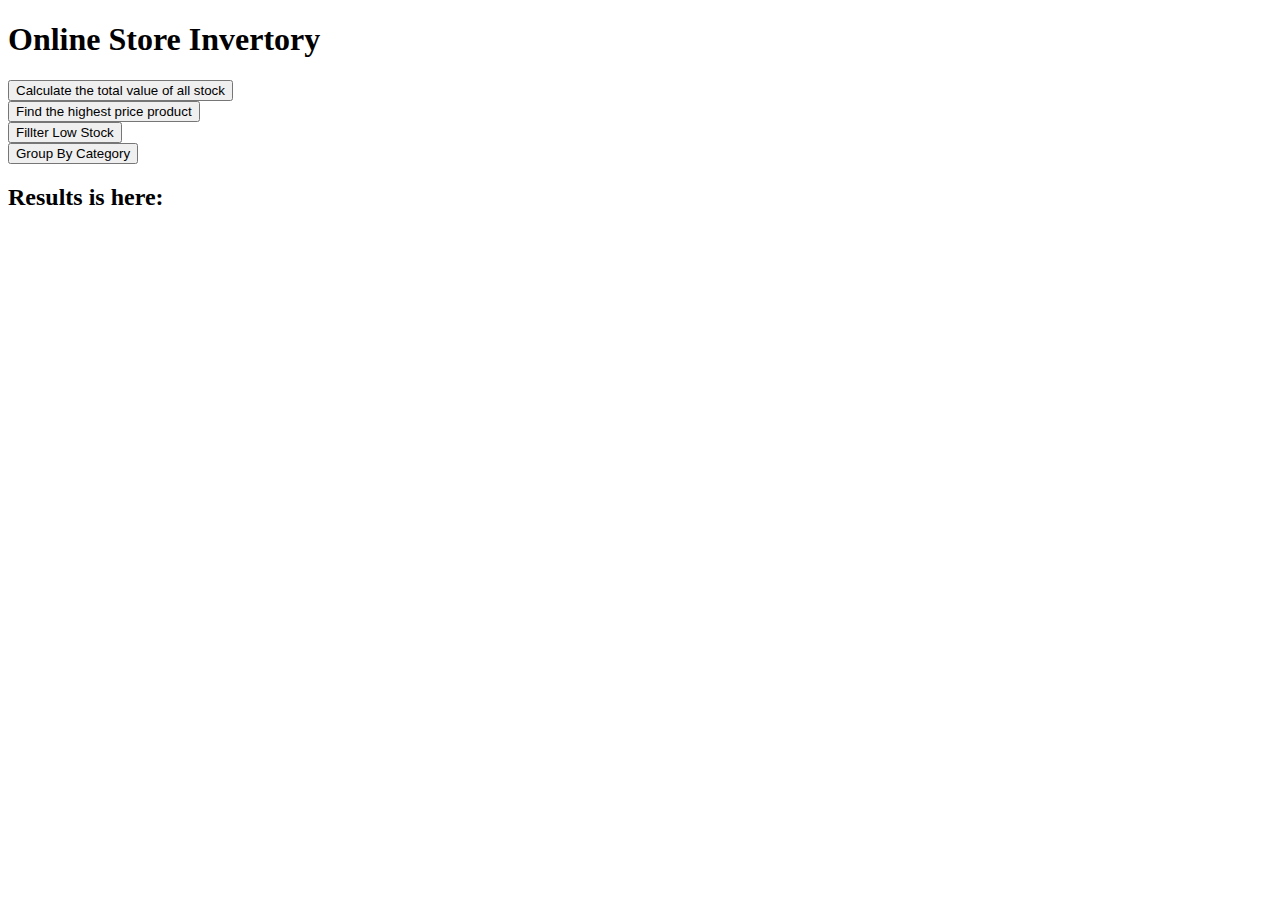
<file: index.html>
<!DOCTYPE html>
<html lang="en">
<head>
    <meta charset="UTF-8">
    <meta name="viewport" content="width=device-width, initial-scale=1.0">
    <title>Online Store Inventory</title>
</head>
<body>
    <script src="script.js"></script>

    <h1>Online Store Invertory</h1>

    <button onclick="showTotalValue()">Calculate the total value of all stock</button><br>
    <button onClick="showHighestProduct()">Find the highest price product</button><br>
    <button onClick="showLowStock()">Fillter Low Stock</button><br>
    <button onClick="showgrouped()">Group By Category</button><br>

    <h2>Results is here:</h2>
    <pre id="output"></pre>
</body>
</html>
</file>
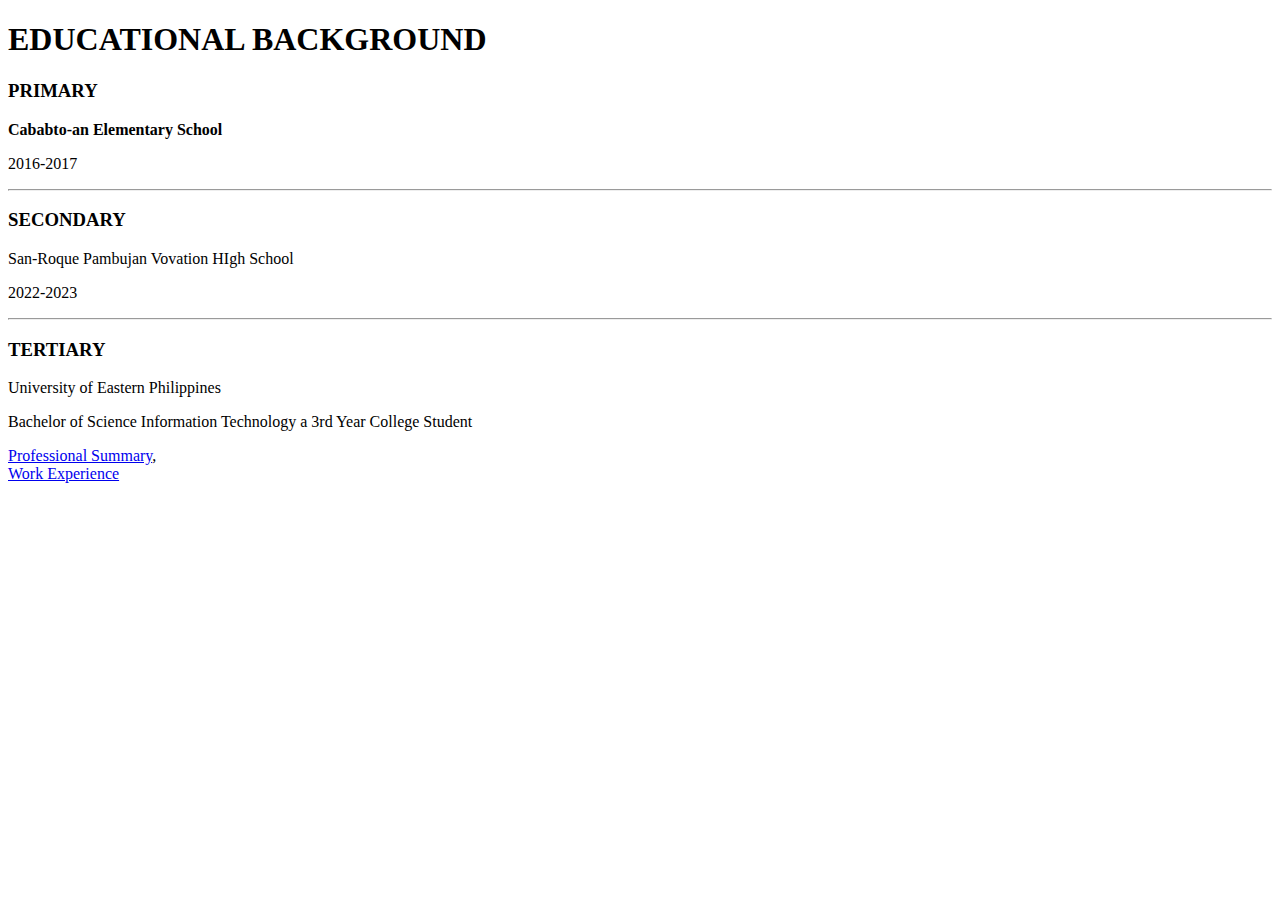
<file: educational.html>
<!DOCTYPE html>
<html lang="en">
    <head>
        <meta charset="UTF-8">
        <title>Professional Summary</title>
    </head>
    <body>
        <h1>EDUCATIONAL BACKGROUND</h1>
        <h3>PRIMARY</h3>
        <p><b>Cababto-an Elementary School</b></p>
        <p>2016-2017</p><hr>
        <h3>SECONDARY</h3>
        <p>San-Roque Pambujan Vovation HIgh School</p>
        <p>2022-2023</p><hr>
        <h3>TERTIARY</h3>
        <p>University of Eastern Philippines</p>
        <p>Bachelor of Science Information Technology a 3rd Year College Student</p>

        <nav>
            <a href="professional.html">Professional Summary</a>,<br>
            <a href="experience.html">Work Experience</a>
        </nav>
    </body>
</html>
</file>
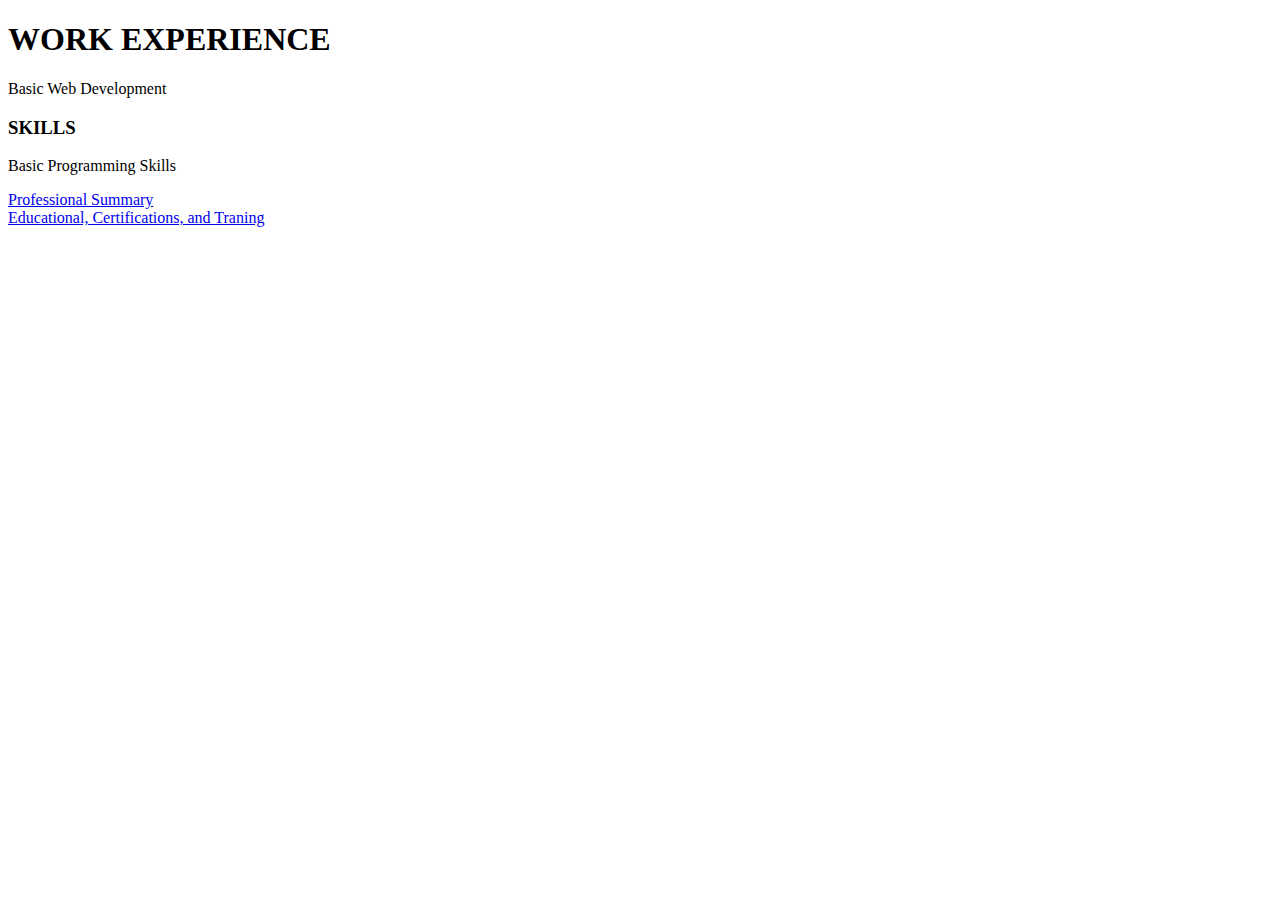
<file: experience.html>
<!DOCTYPE html>
<html lang="en">
    <head>
        <meta charset="UTF-8">
        <title>Professional Summary</title>
    </head>
    <body>
        <h1>WORK EXPERIENCE</h1>
        <p>Basic Web Development</p>
        <h3>SKILLS</h3>
        <p>Basic Programming Skills</p>
        <nav>
            <a href="professional.html">Professional Summary</a><br>
            <a href="educational.html">Educational, Certifications, and Traning</a>
        </nav>
    </body>
</html>
</file>
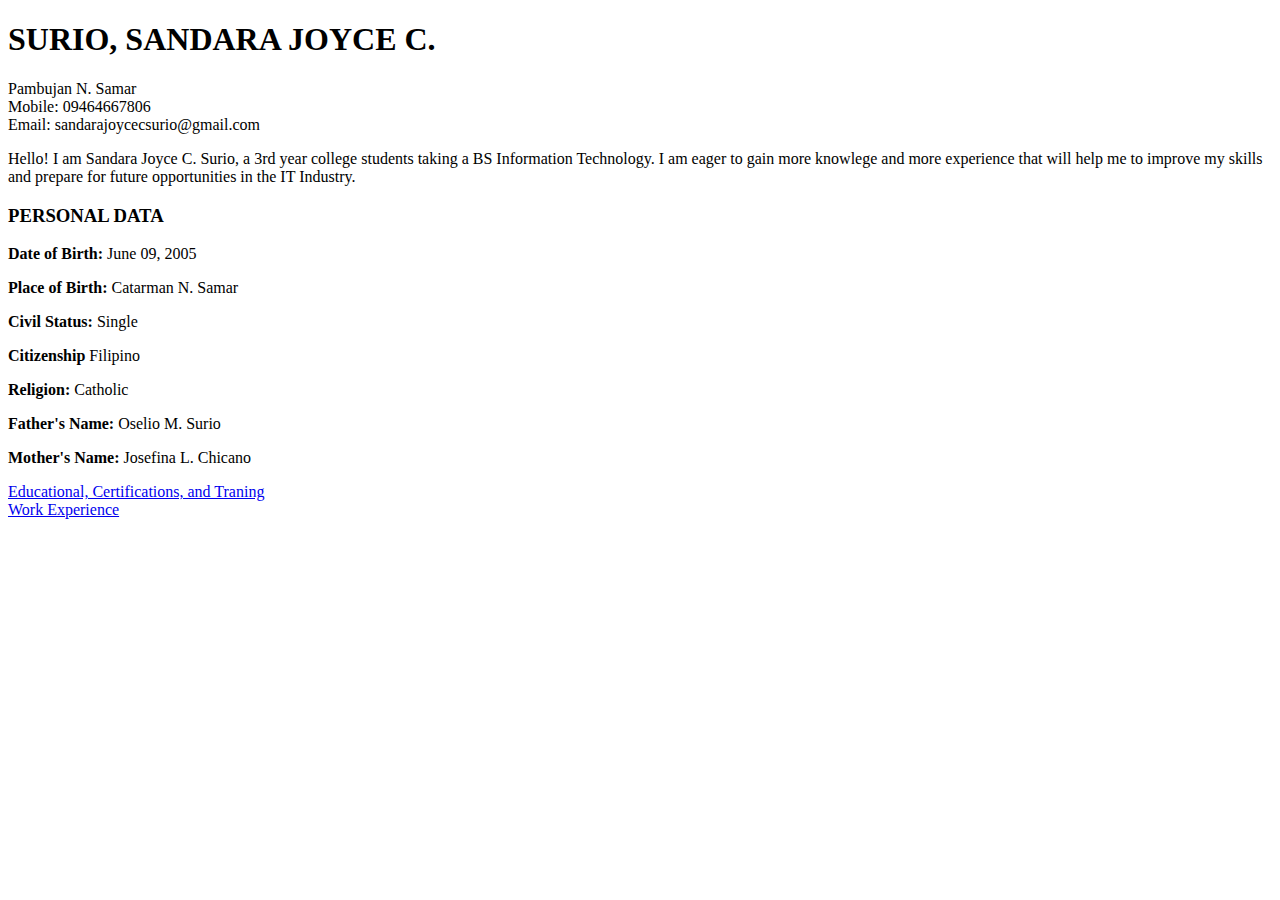
<file: professional.html>
<!DOCTYPE html>
<html lang="en">
    <head>
        <meta charset="UTF-8">
        <title>Professional Summary</title>
    </head>
    <body>
        <div class="page">
            <div class="contact">
                <h1>SURIO, SANDARA JOYCE C.</h1>
                Pambujan N. Samar<br>
                Mobile: 09464667806<br>
                Email: sandarajoycecsurio@gmail.com
                <p>Hello! I am Sandara Joyce C. Surio, a 3rd year college students taking a BS Information Technology. I am eager to gain more knowlege and more experience that will help me to improve my skills and prepare for future opportunities in the IT Industry. </p>

                <h3>PERSONAL DATA</h3>
                <p><strong>Date of Birth: </strong>June 09, 2005</p>
                <p><strong>Place of Birth: </strong>Catarman N. Samar</p>
                <p><strong>Civil Status: </strong>Single</p>
                <p><strong>Citizenship </strong>Filipino</p>
                <p><strong>Religion: </strong>Catholic</p>
                <p><strong>Father's Name: </strong>Oselio M. Surio</p>
                <p><strong>Mother's Name: </strong>Josefina L. Chicano</p>
            </div>
        </div>
        <nav>
            <a href="educational.html">Educational, Certifications, and Traning</a><br>
            <a href="experience.html">Work Experience</a>
        </nav>
    </body>
</html>
</file>
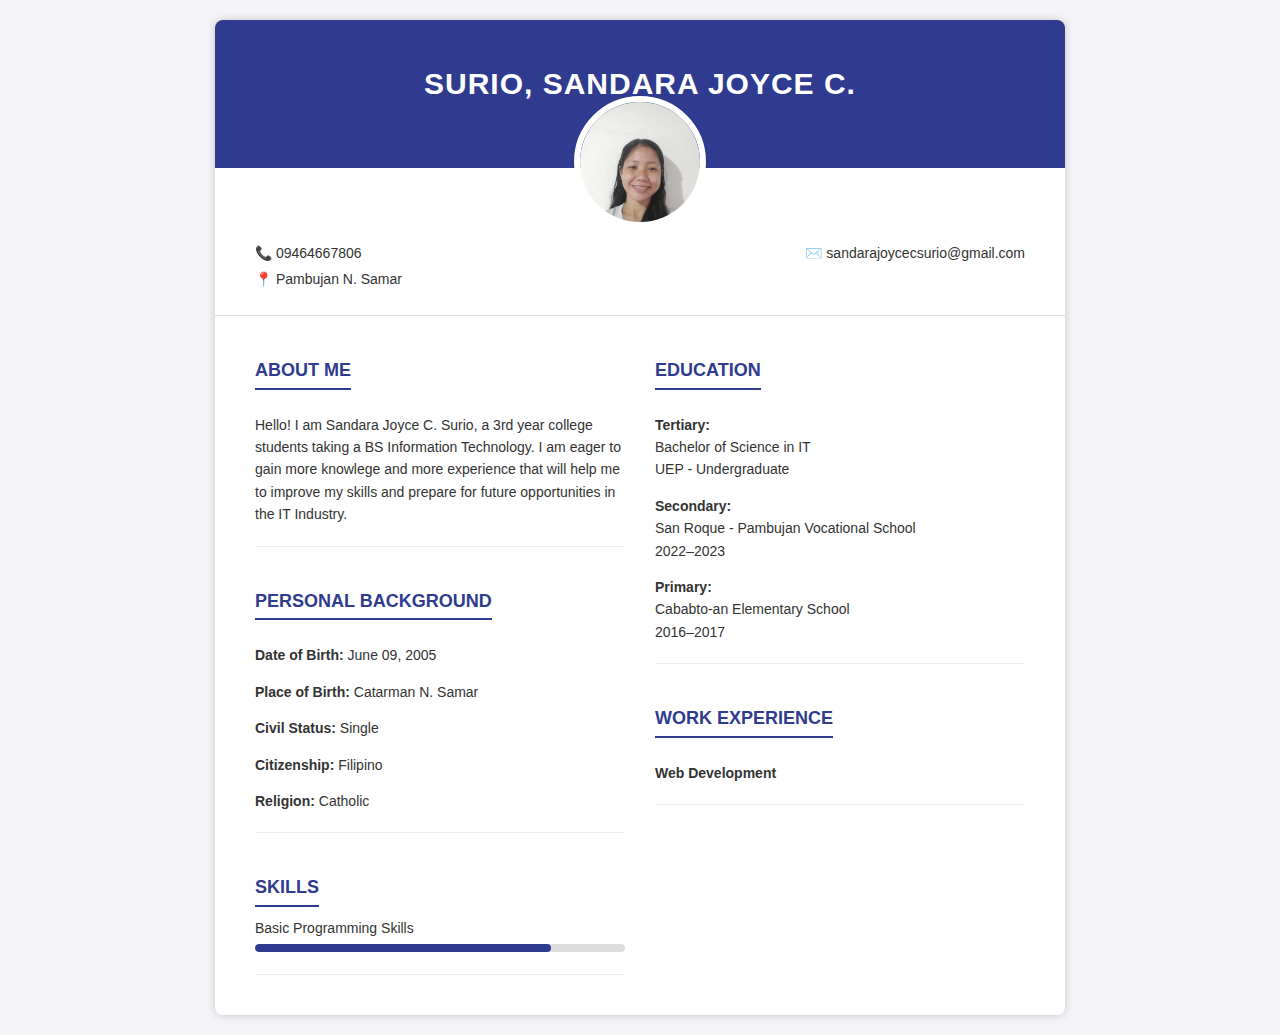
<file: Resume_lab2.html>
<!DOCTYPE html>
<html lang="en">
<head>
    <meta charset="UTF-8" />
    <meta name="viewport" content="width=device-width, initial-scale=1.0"/>
    <title>Resume</title>
    <link rel="stylesheet" href="style.css" />
</head>
<body>
    <div class="resume">
        <div class="header">
        <h1>SURIO, SANDARA JOYCE C.</h1>
        <div class="profile-photo">
            <img src="profile.jpg" alt="Profile Image">
        </div>
        </div>

        <div class="contact">
        <div class="left-contact">
            <p>📞 09464667806</p>
            <p>📍 Pambujan N. Samar</p>
        </div>
        <div class="right-contact">
            <p>✉️ sandarajoycecsurio@gmail.com</p>
        </div>
        </div>

        <div class="columns">
        <div class="left-column">
            <section>
            <h2>About Me</h2>
            <p>Hello! I am Sandara Joyce C. Surio, a 3rd year college students taking a BS Information Technology. I am eager to gain more knowlege and more experience that will help me to improve my skills and prepare for future opportunities in the IT Industry.</p>
            </section>

            <section>
                <h2>Personal Background</h2>
                <p><strong>Date of Birth:</strong> June 09, 2005</p>
                <p><strong>Place of Birth:</strong> Catarman N. Samar</p>
                <p><strong>Civil Status:</strong> Single</p>
                <p><strong>Citizenship:</strong> Filipino</p>
                <p><strong>Religion:</strong> Catholic</p>
            </section>

            <section>
                <h2>Skills</h2>
                <div class="skill">
                    <span>Basic Programming Skills</span>
                    <div class="bar"><div style="width: 80%;"></div></div>
                </div>
            </section>
        </div>

        <div class="right-column">
            <section>
                <h2>Education</h2>
                <p><strong>Tertiary:</strong><br>Bachelor of Science in IT<br>UEP - Undergraduate</p>
                <p><strong>Secondary:</strong><br>San Roque - Pambujan Vocational School<br>2022–2023</p>
                <p><strong>Primary:</strong><br>Cababto-an Elementary School<br>2016–2017</p>
            </section>

            <section>
                <h2>Work Experience</h2>
                <p><strong>Web Development</strong><br>
            </section>
        </div>
    </div>
  </div>
</body>
</file>
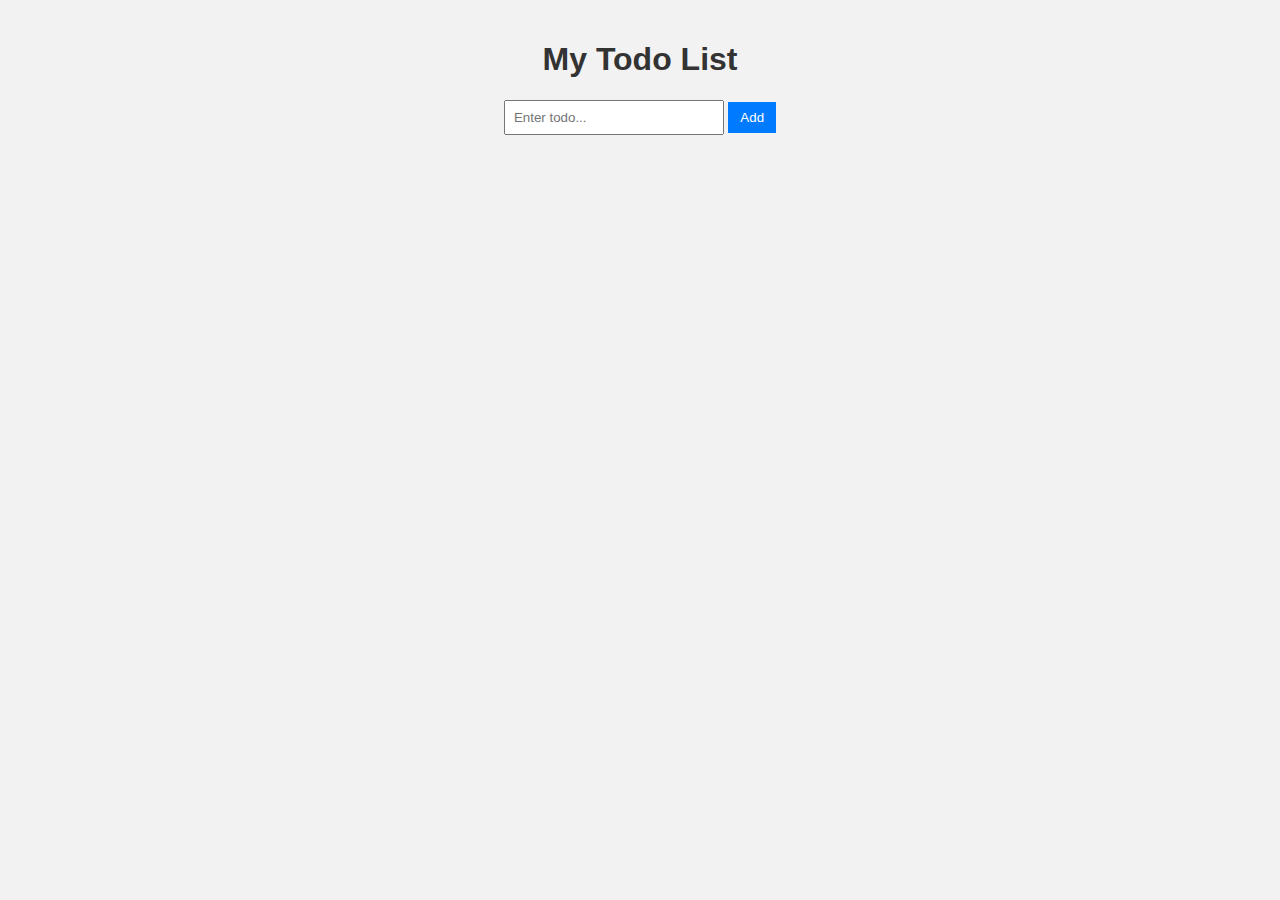
<file: todo-frontend/lab5index.html>
<!DOCTYPE html>
<html lang="en">
<head>
  <meta charset="UTF-8">
  <meta name="viewport" content="width=device-width, initial-scale=1.0">
  <title>Todo App</title>
  <link rel="stylesheet" href="lab5style.css">
</head>
<body>
  <h1>My Todo List</h1>

  <form id="todoForm">
    <input type="text" id="todoInput" placeholder="Enter todo..." required>
    <button type="submit">Add</button>
  </form>

  <ul id="todoList"></ul>

  <script src="lab5script.js"></script>
</body>
</html>
</file>
<file: style.css>
body {
    font-family: "Segoe UI", Arial, sans-serif;
    background: #f4f4f9;
    color: #333;
    line-height: 1.6;
    margin: 0;
    padding: 0;
}

.resume {
    width: 850px;
    margin: 20px auto;
    background: #fff;
    box-shadow: 0 0 10px rgba(0,0,0,0.2);
    border-radius: 8px;
    overflow: hidden;
}

.header {
    background: #2e3b8e;
    color: #fff;
    text-align: center;
    padding: 40px 20px 60px; 
    position: relative;
}

.header h1 {
    font-size: 30px;
    font-weight: bold;
    letter-spacing: 1px;
    margin: 0;
}

.profile-photo {
    width: 120px;
    height: 120px;
    border-radius: 50%;
    overflow: hidden;
    border: 6px solid white;
    position: absolute;
    bottom: -60px;
    left: 50%;
    transform: translateX(-50%);
    background: white;
}

.profile-photo img {
    width: 100%;
    height: 100%;
    object-fit: cover;
}

.contact {
    display: flex;
    justify-content: space-between;
    padding: 70px 40px 20px 40px; 
    font-size: 14px;
    border-bottom: 1px solid #ddd;
}

.left-contact p,
.right-contact p {
    margin: 4px 0;
}

.columns {
    display: flex;
    gap: 30px;
    padding: 20px 40px;
}

.left-column, 
.right-column {
    flex: 1;
}

section h2 {
    font-size: 18px;
    color: #2e3b8e;
    margin-bottom: 10px;
    border-bottom: 2px solid #2e3b8e;
    display: inline-block;
    padding-bottom: 3px;
    margin-top: 20px;
    text-transform: uppercase;
}

section p {
    margin-bottom: 10px;
    font-size: 14px;
}

.skill {
    margin-bottom: 12px;
}

.skill span {
    display: block;
    font-size: 14px;
    margin-bottom: 5px;
}

.bar {
    width: 100%;
    height: 8px;
    background: #ddd;
    border-radius: 4px;
    overflow: hidden;
}

.bar div {
    height: 100%;
    background: #2e3b8e;
    border-radius: 4px;
}

section {
    margin-bottom: 20px;
    padding-bottom: 10px;
    border-bottom: 1px solid #eee;
}
@media (max-width: 575.98px) {
    .left-column {
        display: block;
    }
}
@media (max-width: 768px) and (min-width: 991.98px) {

}
</file>
<file: todo-frontend/lab5style.css>
body {
  font-family: Arial, sans-serif;
  background: #f2f2f2;
  text-align: center;
  margin: 0;
  padding: 20px;
}

h1 {
  color: #333;
}

form {
  margin-bottom: 20px;
}

input {
  padding: 8px;
  width: 200px;
}

button {
  padding: 8px 12px;
  background-color: #007bff;
  color: white;
  border: none;
  cursor: pointer;
}

button:hover {
  background-color: #0056b3;
}

ul {
  list-style-type: none;
  padding: 0;
}

li {
  background: white;
  padding: 10px;
  margin: 5px auto;
  width: 250px;
  border-radius: 5px;
  display: flex;
  justify-content: space-between;
}
</file>
